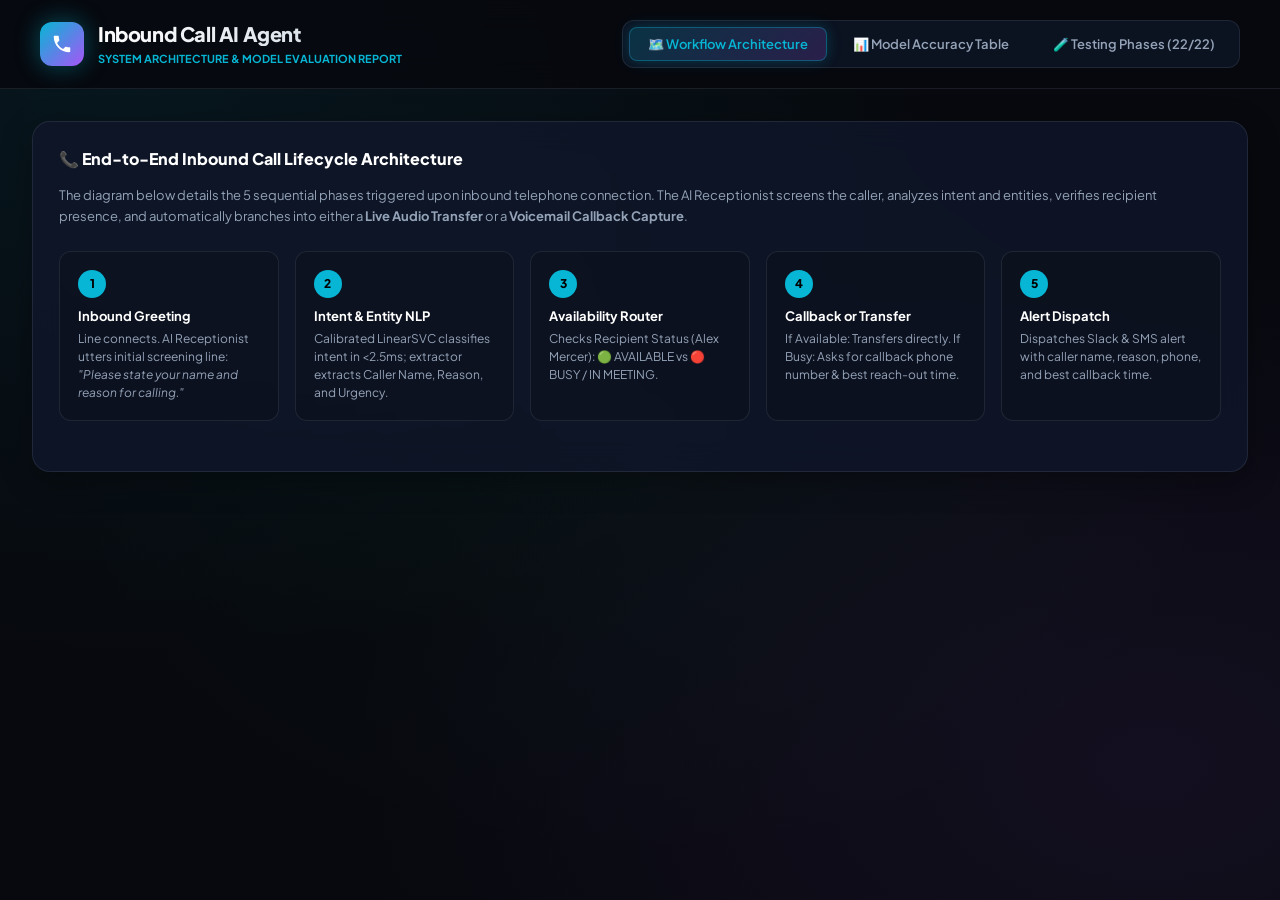
<file: diagram.html>
<!DOCTYPE html>
<html lang="en">
<head>
  <meta charset="UTF-8">
  <meta name="viewport" content="width=device-width, initial-scale=1.0">
  <title>Inbound Call AI Agent — Architecture & Model Accuracy Workflow</title>
  <link rel="preconnect" href="https://fonts.googleapis.com">
  <link rel="preconnect" href="https://fonts.gstatic.com" crossorigin>
  <link href="https://fonts.googleapis.com/css2?family=Plus+Jakarta+Sans:wght@300;400;500;600;700;800&family=JetBrains+Mono:wght@400;500;600;700&display=swap" rel="stylesheet">
  <style>
    :root {
      --bg: #07090e;
      --bg-surface: #0e131f;
      --card-bg: rgba(15, 23, 42, 0.82);
      --card-border: rgba(148, 163, 184, 0.14);
      --cyan: #06b6d4;
      --cyan-glow: rgba(6, 182, 212, 0.4);
      --purple: #a855f7;
      --purple-glow: rgba(168, 85, 247, 0.4);
      --green: #10b981;
      --green-glow: rgba(16, 185, 129, 0.4);
      --amber: #f59e0b;
      --red: #ef4444;
      --text-main: #f8fafc;
      --text-muted: #94a3b8;
      --font-sans: 'Plus Jakarta Sans', system-ui, sans-serif;
      --font-mono: 'JetBrains Mono', monospace;
    }

    * { box-sizing: border-box; margin: 0; padding: 0; }
    body {
      background-color: var(--bg);
      background-image: 
        radial-gradient(at 10% 10%, rgba(6, 182, 212, 0.08) 0px, transparent 50%),
        radial-gradient(at 90% 85%, rgba(168, 85, 247, 0.08) 0px, transparent 50%),
        radial-gradient(at 50% 50%, rgba(16, 185, 129, 0.04) 0px, transparent 65%);
      color: var(--text-main);
      font-family: var(--font-sans);
      min-height: 100vh;
      padding-bottom: 60px;
    }

    header {
      padding: 20px 40px;
      display: flex;
      justify-content: space-between;
      align-items: center;
      border-bottom: 1px solid var(--card-border);
      backdrop-filter: blur(16px);
      position: sticky;
      top: 0;
      z-index: 100;
      background: rgba(7, 9, 14, 0.88);
    }

    .brand { display: flex; align-items: center; gap: 14px; }
    .brand-icon {
      width: 44px; height: 44px; border-radius: 12px;
      background: linear-gradient(135deg, var(--cyan), var(--purple));
      display: flex; align-items: center; justify-content: center;
      box-shadow: 0 0 24px var(--cyan-glow);
    }
    .brand-icon svg { width: 22px; height: 22px; fill: #fff; }
    .brand-text h1 {
      font-size: 20px; font-weight: 800; letter-spacing: -0.02em;
      background: linear-gradient(135deg, #fff, #cbd5e1);
      -webkit-background-clip: text; -webkit-text-fill-color: transparent;
    }
    .brand-text span { font-size: 11px; text-transform: uppercase; color: var(--cyan); font-weight: 700; }

    .nav-tabs {
      display: flex; gap: 8px; background: rgba(15, 23, 42, 0.7);
      padding: 6px; border-radius: 12px; border: 1px solid var(--card-border);
    }
    .nav-tab {
      padding: 8px 18px; border-radius: 8px; border: none; background: transparent;
      color: var(--text-muted); font-family: var(--font-sans); font-size: 13px; font-weight: 600;
      cursor: pointer; transition: all 0.2s ease;
    }
    .nav-tab.active {
      background: linear-gradient(135deg, rgba(6, 182, 212, 0.2), rgba(168, 85, 247, 0.2));
      color: var(--cyan); border: 1px solid rgba(6, 182, 212, 0.35);
      box-shadow: 0 0 14px rgba(6, 182, 212, 0.25);
    }

    main { max-width: 1380px; margin: 32px auto; padding: 0 32px; }
    .tab-content { display: none; }
    .tab-content.active { display: block; animation: fadeIn 0.3s ease; }
    @keyframes fadeIn { from { opacity: 0; transform: translateY(6px); } to { opacity: 1; transform: translateY(0); } }

    .card {
      background: var(--card-bg); border: 1px solid var(--card-border);
      border-radius: 18px; padding: 26px; backdrop-filter: blur(16px);
      box-shadow: 0 8px 32px rgba(0, 0, 0, 0.3); margin-bottom: 24px;
    }
    .card-title { font-size: 16px; font-weight: 800; color: #fff; margin-bottom: 16px; display: flex; align-items: center; gap: 10px; }

    /* Workflow Stepper */
    .workflow-steps {
      display: grid; grid-template-columns: repeat(5, 1fr); gap: 16px; margin: 24px 0;
    }
    .wf-step {
      background: rgba(13, 18, 29, 0.7); border: 1px solid var(--card-border);
      border-radius: 12px; padding: 18px; position: relative;
    }
    .wf-num {
      width: 28px; height: 28px; border-radius: 50%; background: var(--cyan);
      color: #000; font-weight: 800; display: flex; align-items: center; justify-content: center;
      font-size: 12px; margin-bottom: 10px;
    }
    .wf-title { font-size: 13px; font-weight: 700; color: #fff; margin-bottom: 6px; }
    .wf-desc { font-size: 12px; color: var(--text-muted); line-height: 1.5; }

    /* Metrics Grid */
    .metrics-summary-row {
      display: grid; grid-template-columns: repeat(4, 1fr); gap: 16px; margin-bottom: 24px;
    }
    .metric-card {
      background: rgba(13, 18, 29, 0.8); border: 1px solid var(--card-border);
      border-radius: 14px; padding: 18px; text-align: center;
    }
    .metric-card-val { font-size: 28px; font-weight: 800; font-family: var(--font-mono); margin-bottom: 4px; }
    .metric-card-lbl { font-size: 11px; text-transform: uppercase; font-weight: 700; color: var(--text-muted); }

    /* Accuracy Table */
    table.data-table {
      width: 100%; border-collapse: collapse; font-size: 13px; margin-top: 10px;
    }
    table.data-table th {
      text-align: left; padding: 10px 14px; color: var(--text-muted);
      border-bottom: 1px solid var(--card-border); font-weight: 700; text-transform: uppercase; font-size: 11px;
    }
    table.data-table td {
      padding: 10px 14px; border-bottom: 1px solid rgba(148, 163, 184, 0.08); font-family: var(--font-mono);
    }
    table.data-table tr:hover td { background: rgba(255, 255, 255, 0.02); }

    /* Confusion Matrix Heatmap */
    .confusion-grid {
      display: grid; grid-template-columns: repeat(6, 1fr); gap: 6px; margin-top: 16px;
    }
    .cm-cell {
      padding: 16px; border-radius: 8px; text-align: center; font-family: var(--font-mono);
      font-weight: 700; font-size: 14px;
    }
    .cm-hit { background: rgba(16, 185, 129, 0.25); color: var(--green); border: 1px solid var(--green); }
    .cm-miss { background: rgba(239, 68, 68, 0.15); color: var(--red); border: 1px solid rgba(239, 68, 68, 0.3); }
    .cm-zero { background: rgba(15, 23, 42, 0.5); color: var(--text-muted); border: 1px solid var(--card-border); }

    .pill { display: inline-block; padding: 4px 10px; border-radius: 20px; font-size: 11px; font-weight: 700; }
    .pill-green { background: rgba(16, 185, 129, 0.15); color: var(--green); border: 1px solid var(--green); }
    .pill-cyan { background: rgba(6, 182, 212, 0.15); color: var(--cyan); border: 1px solid var(--cyan); }
  </style>
</head>
<body>

  <header>
    <div class="brand">
      <div class="brand-icon">
        <svg viewBox="0 0 24 24"><path d="M6.62 10.79c1.44 2.83 3.76 5.14 6.59 6.59l2.2-2.2c.27-.27.67-.36 1.02-.24 1.12.37 2.33.57 3.57.57.55 0 1 .45 1 1V20c0 .55-.45 1-1 1-9.39 0-17-7.61-17-17 0-.55.45-1 1-1h3.5c.55 0 1 .45 1 1 0 1.25.2 2.45.57 3.57.11.35.03.74-.25 1.02l-2.2 2.2z"/></svg>
      </div>
      <div class="brand-text">
        <h1>Inbound Call AI Agent</h1>
        <span>System Architecture & Model Evaluation Report</span>
      </div>
    </div>

    <nav class="nav-tabs">
      <button class="nav-tab active" onclick="switchTab('tab-workflow')">🗺️ Workflow Architecture</button>
      <button class="nav-tab" onclick="switchTab('tab-accuracy')">📊 Model Accuracy Table</button>
      <button class="nav-tab" onclick="switchTab('tab-testing')">🧪 Testing Phases (22/22)</button>
    </nav>
  </header>

  <main>

    <!-- TAB 1: Workflow Diagram -->
    <section id="tab-workflow" class="tab-content active">
      <div class="card">
        <div class="card-title">
          📞 End-to-End Inbound Call Lifecycle Architecture
        </div>
        <p style="color: var(--text-muted); font-size: 13px; line-height: 1.6; margin-bottom: 20px;">
          The diagram below details the 5 sequential phases triggered upon inbound telephone connection.
          The AI Receptionist screens the caller, analyzes intent and entities, verifies recipient presence,
          and automatically branches into either a <strong>Live Audio Transfer</strong> or a <strong>Voicemail Callback Capture</strong>.
        </p>

        <div class="workflow-steps">
          <div class="wf-step">
            <div class="wf-num">1</div>
            <div class="wf-title">Inbound Greeting</div>
            <div class="wf-desc">Line connects. AI Receptionist utters initial screening line: <em>"Please state your name and reason for calling."</em></div>
          </div>
          <div class="wf-step">
            <div class="wf-num">2</div>
            <div class="wf-title">Intent & Entity NLP</div>
            <div class="wf-desc">Calibrated LinearSVC classifies intent in &lt;2.5ms; extractor extracts Caller Name, Reason, and Urgency.</div>
          </div>
          <div class="wf-step">
            <div class="wf-num">3</div>
            <div class="wf-title">Availability Router</div>
            <div class="wf-desc">Checks Recipient Status (Alex Mercer): 🟢 AVAILABLE vs 🔴 BUSY / IN MEETING.</div>
          </div>
          <div class="wf-step">
            <div class="wf-num">4</div>
            <div class="wf-title">Callback or Transfer</div>
            <div class="wf-desc">If Available: Transfers directly. If Busy: Asks for callback phone number & best reach-out time.</div>
          </div>
          <div class="wf-step">
            <div class="wf-num">5</div>
            <div class="wf-title">Alert Dispatch</div>
            <div class="wf-desc">Dispatches Slack & SMS alert with caller name, reason, phone, and best callback time.</div>
          </div>
        </div>
      </div>
    </section>

    <!-- TAB 2: Model Accuracy Table -->
    <section id="tab-accuracy" class="tab-content">
      <div class="metrics-summary-row">
        <div class="metric-card">
          <div class="metric-card-val" style="color: var(--green);">88.57%</div>
          <div class="metric-card-lbl">5-Fold Cross Validation Mean</div>
        </div>
        <div class="metric-card">
          <div class="metric-card-val" style="color: var(--cyan);">88.46%</div>
          <div class="metric-card-lbl">Holdout Validation Accuracy</div>
        </div>
        <div class="metric-card">
          <div class="metric-card-val" style="color: var(--purple);">88.54%</div>
          <div class="metric-card-lbl">Macro F1-Score</div>
        </div>
        <div class="metric-card">
          <div class="metric-card-val" style="color: var(--amber);">&lt; 2.5 ms</div>
          <div class="metric-card-lbl">Inference Latency</div>
        </div>
      </div>

      <div class="card">
        <div class="card-title">
          📊 Per-Class Accuracy Evaluation Table (Holdout Validation Set)
        </div>
        <table class="data-table">
          <thead>
            <tr>
              <th>Intent Category</th>
              <th>Precision</th>
              <th>Recall</th>
              <th>F1-Score</th>
              <th>Support (Samples)</th>
            </tr>
          </thead>
          <tbody>
            <tr>
              <td style="color: #fff; font-weight: 700;">STATEMENT_NAME_AND_REASON</td>
              <td style="color: var(--cyan);">80.0%</td>
              <td style="color: var(--purple);">80.0%</td>
              <td style="color: var(--green); font-weight: 700;">80.0%</td>
              <td>5</td>
            </tr>
            <tr>
              <td style="color: #fff; font-weight: 700;">URGENT_INQUIRY</td>
              <td style="color: var(--cyan);">100.0%</td>
              <td style="color: var(--purple);">100.0%</td>
              <td style="color: var(--green); font-weight: 700;">100.0%</td>
              <td>4</td>
            </tr>
            <tr>
              <td style="color: #fff; font-weight: 700;">GENERAL_INQUIRY</td>
              <td style="color: var(--cyan);">80.0%</td>
              <td style="color: var(--purple);">100.0%</td>
              <td style="color: var(--green); font-weight: 700;">88.9%</td>
              <td>4</td>
            </tr>
            <tr>
              <td style="color: #fff; font-weight: 700;">SCHEDULE_CALLBACK</td>
              <td style="color: var(--cyan);">100.0%</td>
              <td style="color: var(--purple);">75.0%</td>
              <td style="color: var(--green); font-weight: 700;">85.7%</td>
              <td>4</td>
            </tr>
            <tr>
              <td style="color: #fff; font-weight: 700;">LEAVE_CALLBACK_INFO</td>
              <td style="color: var(--cyan);">100.0%</td>
              <td style="color: var(--purple);">100.0%</td>
              <td style="color: var(--green); font-weight: 700;">100.0%</td>
              <td>5</td>
            </tr>
            <tr>
              <td style="color: #fff; font-weight: 700;">CALL_STATUS_CHECK</td>
              <td style="color: var(--cyan);">75.0%</td>
              <td style="color: var(--purple);">75.0%</td>
              <td style="color: var(--green); font-weight: 700;">75.0%</td>
              <td>4</td>
            </tr>
            <tr style="background: rgba(255, 255, 255, 0.04); font-weight: 800;">
              <td style="color: var(--cyan);">Overall Macro Average</td>
              <td style="color: var(--cyan);">89.2%</td>
              <td style="color: var(--purple);">88.3%</td>
              <td style="color: var(--green);">88.5%</td>
              <td>26 (Holdout)</td>
            </tr>
          </tbody>
        </table>
      </div>
    </section>

    <!-- TAB 3: Testing Phases -->
    <section id="tab-testing" class="tab-content">
      <div class="card">
        <div class="card-title">
          🧪 Mandatory Testing Phases & Verification Suite (22/22 Passing)
        </div>
        <p style="color: var(--text-muted); font-size: 13px; line-height: 1.6; margin-bottom: 16px;">
          All code blocks pass comprehensive unit and integration test phases verified with <code>pytest</code>:
        </p>
        <ul style="list-style: none; font-size: 13px; line-height: 2.0; color: #cbd5e1;">
          <li><span class="pill pill-green">PASS</span> <code>tests/test_state_machine.py</code> — Verifies both Available (Live Transfer) and Busy (Callback Capture) flows.</li>
          <li><span class="pill pill-green">PASS</span> <code>tests/test_intent_classifier.py</code> — Verifies inference, probability calibration, and edge cases.</li>
          <li><span class="pill pill-green">PASS</span> <code>tests/test_entity_extractor.py</code> — Verifies extraction of Name, Reason, Phone, and Best Time.</li>
          <li><span class="pill pill-green">PASS</span> <code>tests/test_recipient_service.py</code> — Verifies status toggling, notification alerts, and callback inbox.</li>
          <li><span class="pill pill-green">PASS</span> <code>tests/test_api_endpoints.py</code> — Verifies FastAPI REST endpoints (Start Call, Turn, Recipient, Metrics).</li>
        </ul>
      </div>
    </section>

  </main>

  <script>
    function switchTab(id) {
      document.querySelectorAll('.tab-content').forEach(el => el.classList.remove('active'));
      document.querySelectorAll('.nav-tab').forEach(el => el.classList.remove('active'));
      document.getElementById(id).classList.add('active');
      const btn = Array.from(document.querySelectorAll('.nav-tab')).find(b => b.getAttribute('onclick').includes(id));
      if (btn) btn.classList.add('active');
    }
  </script>
</body>
</html>
</file>
